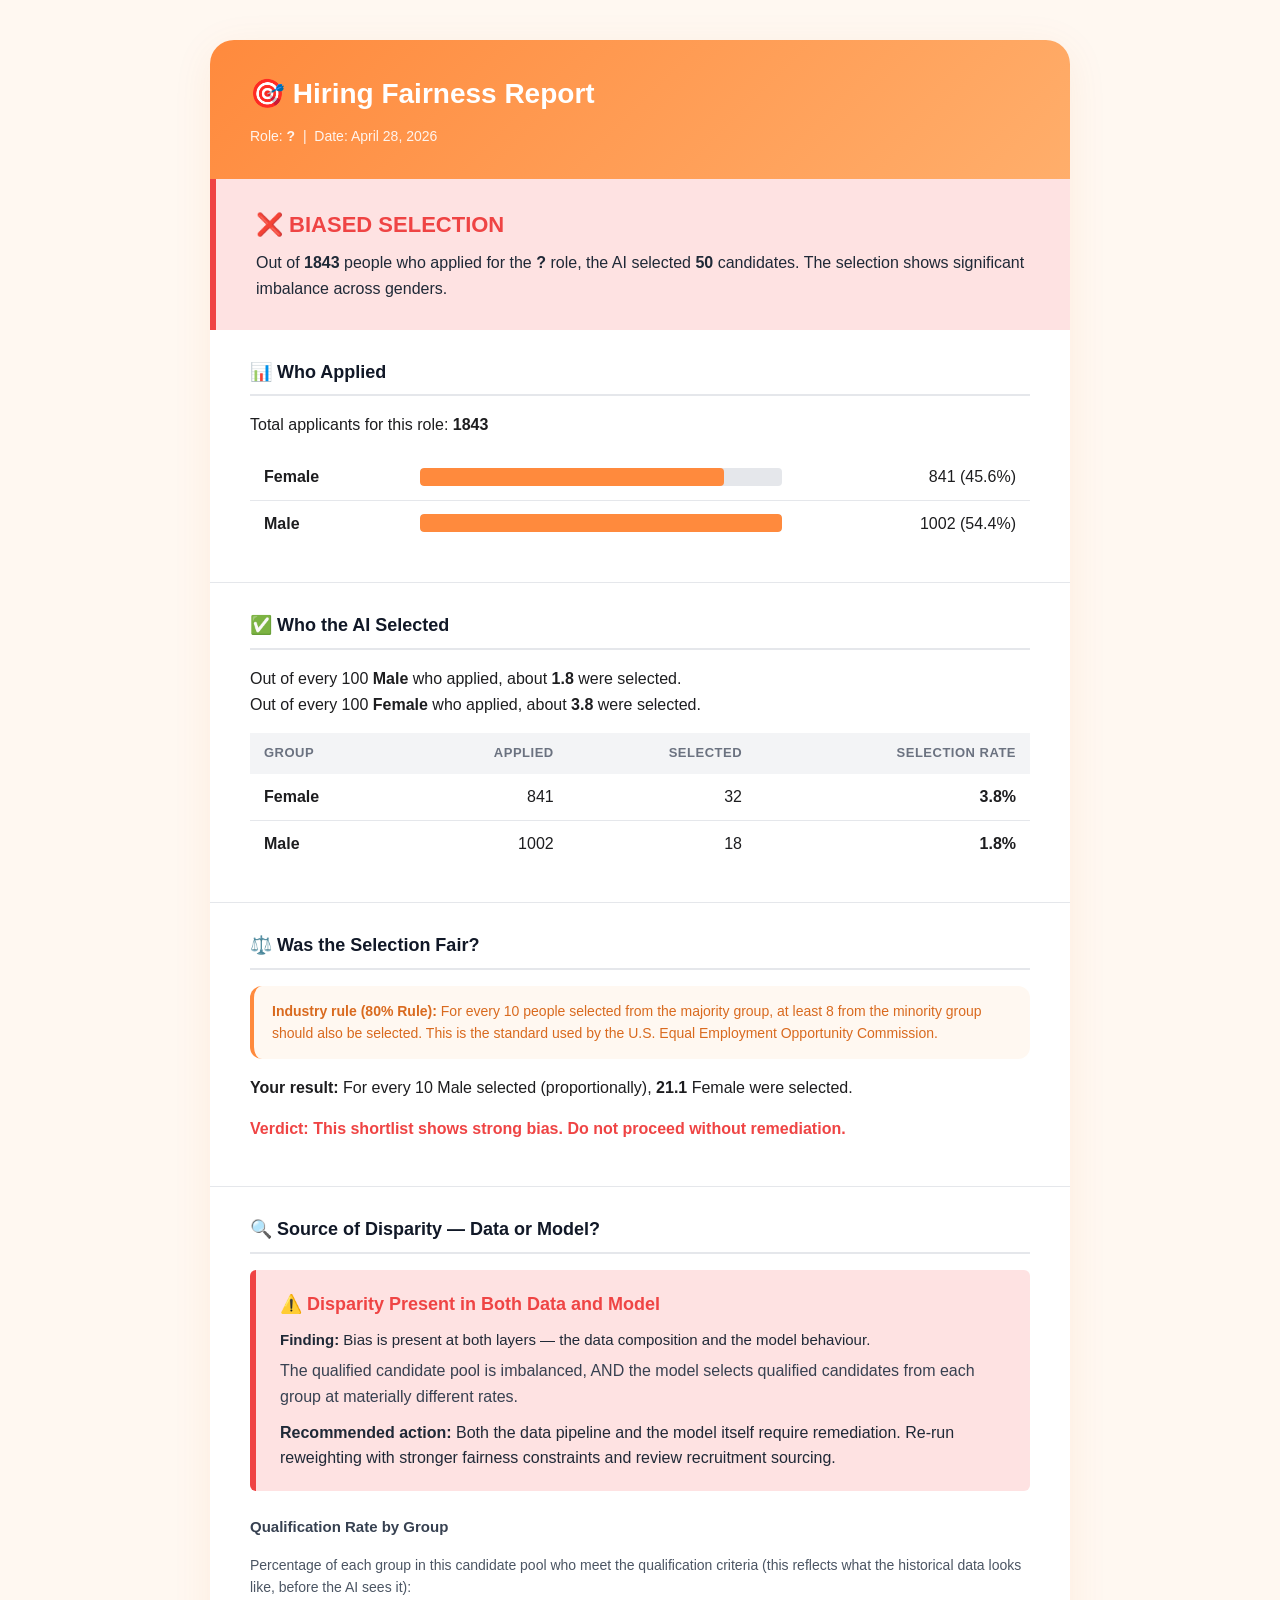
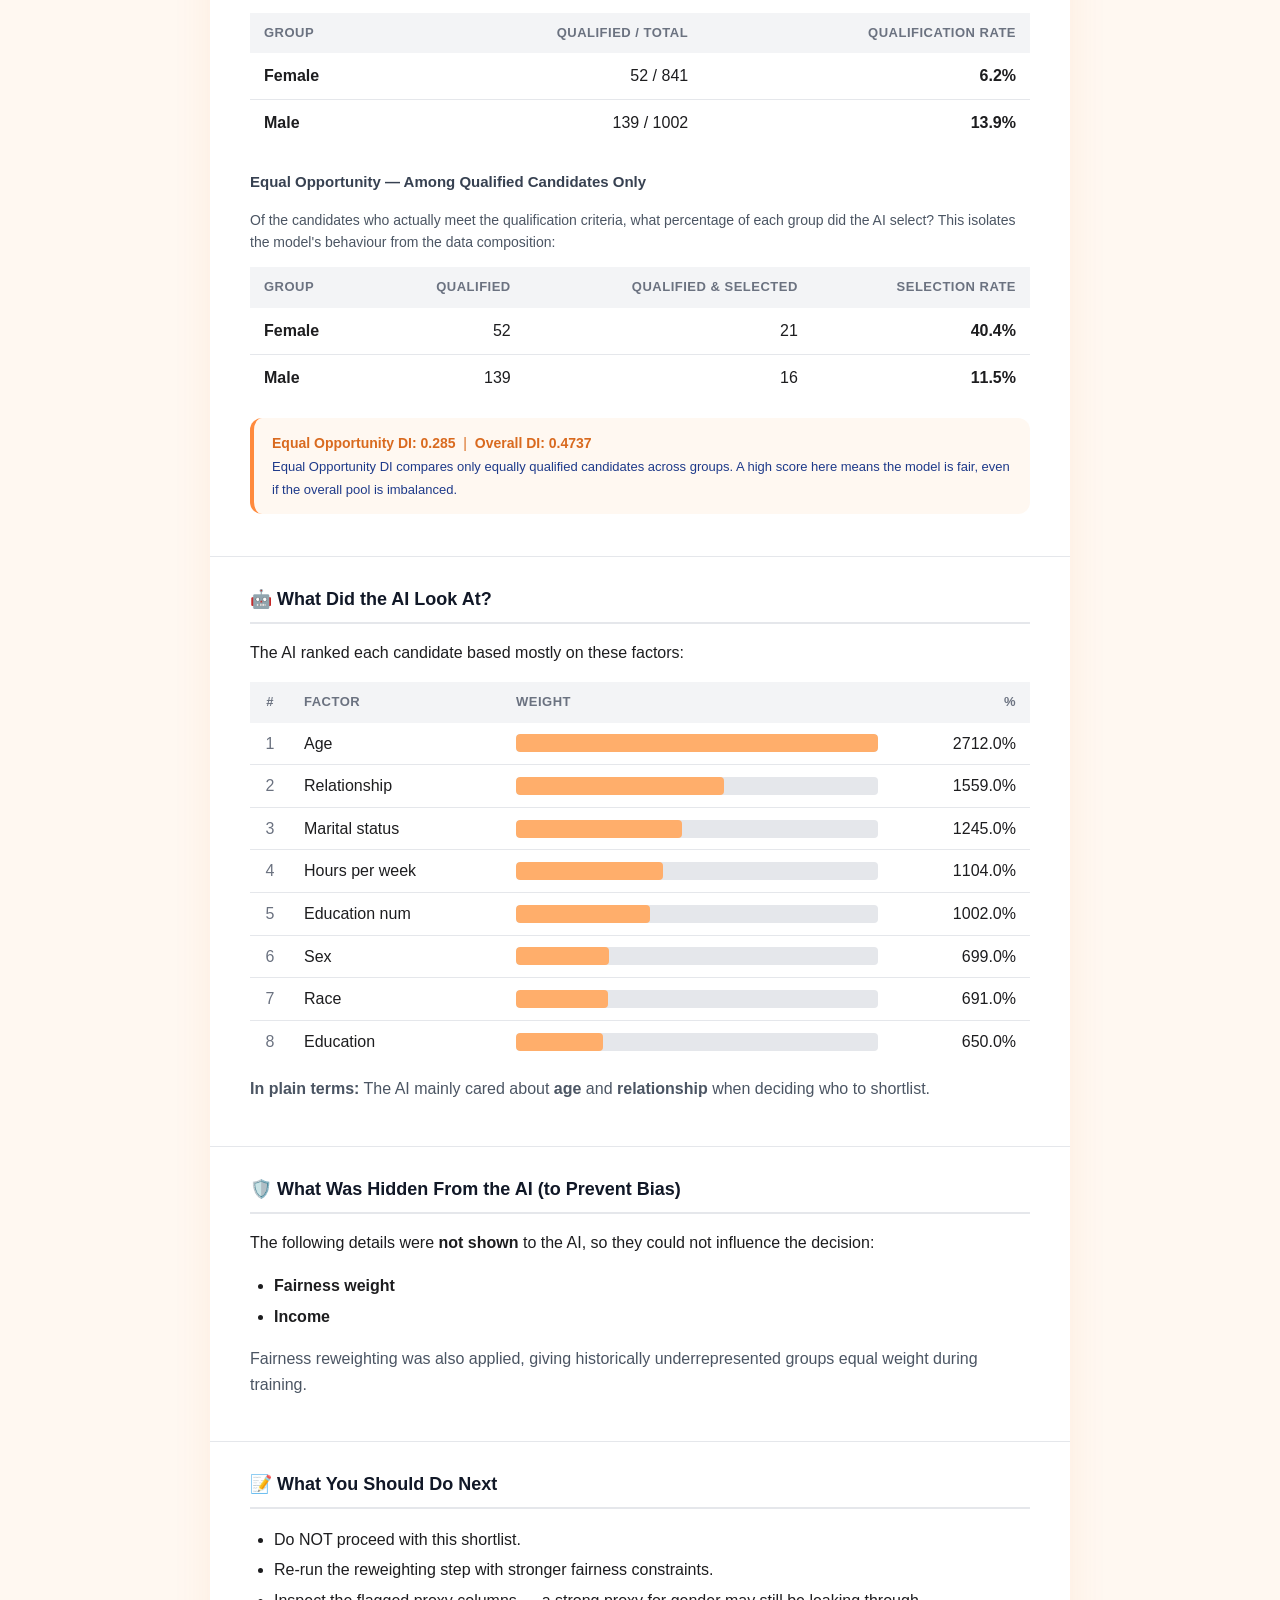
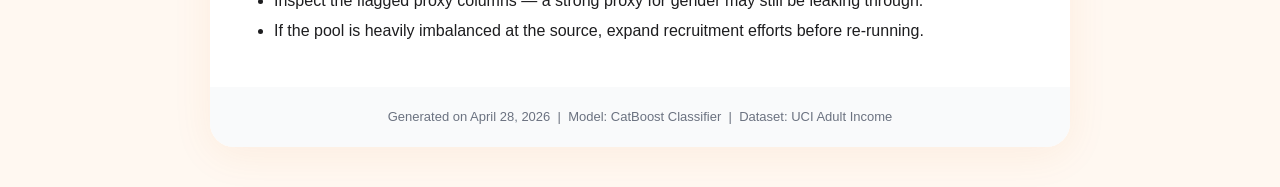
<file: reports/audit_4e705498c6fd485f996d687da95ed648.html>
<!DOCTYPE html>
<html lang="en">
<head>
<meta charset="UTF-8">
<title>Hiring Fairness Report — ?</title>
<style>
  * { box-sizing: border-box; }
  body {
    font-family: -apple-system, BlinkMacSystemFont, "SF Pro Display", "Segoe UI", Roboto, sans-serif;
    background: #fff8f1;
    color: #1d1d1f;
    margin: 0;
    padding: 40px 20px;
    line-height: 1.6;
    -webkit-font-smoothing: antialiased;
  }
  .container {
    max-width: 860px;
    margin: 0 auto;
    background: white;
    border-radius: 24px;
    box-shadow: 0 8px 40px rgba(217, 106, 31, 0.08);
    overflow: hidden;
  }
  header {
    background: linear-gradient(135deg, #ff8a3d 0%, #ffae6b 100%);
    color: white;
    padding: 32px 40px;
  }
  header h1 { margin: 0 0 8px 0; font-size: 28px; }
  header .meta { font-size: 14px; opacity: 0.9; }
  .verdict {
    padding: 28px 40px;
    background: #fee2e2;
    border-left: 6px solid #ef4444;
  }
  .verdict .label {
    font-size: 22px;
    font-weight: 700;
    color: #ef4444;
    margin-bottom: 8px;
  }
  .verdict .summary { font-size: 16px; color: #1f2937; margin: 0; }
  section { padding: 28px 40px; border-bottom: 1px solid #e5e7eb; }
  section:last-of-type { border-bottom: none; }
  h2 {
    font-size: 18px;
    color: #111827;
    margin: 0 0 16px 0;
    padding-bottom: 8px;
    border-bottom: 2px solid #e5e7eb;
  }
  table { width: 100%; border-collapse: collapse; margin: 8px 0; }
  th {
    background: #f3f4f6;
    text-align: left;
    padding: 10px 14px;
    font-weight: 600;
    font-size: 13px;
    text-transform: uppercase;
    color: #6b7280;
    letter-spacing: 0.5px;
  }
  tr { border-bottom: 1px solid #e5e7eb; }
  tr:last-child { border-bottom: none; }
  .callout {
    background: #fff8f1;
    border-left: 4px solid #ff8a3d;
    padding: 14px 18px;
    margin: 14px 0;
    border-radius: 12px;
    font-size: 14px;
    color: #d96a1f;
  }
  footer {
    padding: 20px 40px;
    background: #f9fafb;
    color: #6b7280;
    font-size: 13px;
    text-align: center;
  }
  @media print {
    body { background: white; padding: 0; }
    .container { box-shadow: none; border-radius: 0; }
  }
</style>
</head>
<body>
<div class="container">

  <header>
    <h1>🎯 Hiring Fairness Report</h1>
    <div class="meta">
      Role: <strong>?</strong> &nbsp;|&nbsp; Date: April 28, 2026
    </div>
  </header>

  <div class="verdict">
    <div class="label">❌ BIASED SELECTION</div>
    <p class="summary">
      Out of <strong>1843</strong> people who applied for the
      <strong>?</strong> role, the AI selected <strong>50</strong> candidates.
      The selection shows significant imbalance across genders.
    </p>
  </div>

  <section>
    <h2>📊 Who Applied</h2>
    <p>Total applicants for this role: <strong>1843</strong></p>
    <table>
      
        <tr>
            <td style="padding:10px 14px;font-weight:600;">Female</td>
            <td style="padding:10px 14px;width:50%;"><div style="background:#e5e7eb;border-radius:4px;height:18px;width:100%;overflow:hidden;"><div style="background:#ff8a3d;height:100%;width:83.9%;border-radius:4px;"></div></div></td>
            <td style="padding:10px 14px;text-align:right;">841 (45.6%)</td>
        </tr>
        <tr>
            <td style="padding:10px 14px;font-weight:600;">Male</td>
            <td style="padding:10px 14px;width:50%;"><div style="background:#e5e7eb;border-radius:4px;height:18px;width:100%;overflow:hidden;"><div style="background:#ff8a3d;height:100%;width:100.0%;border-radius:4px;"></div></div></td>
            <td style="padding:10px 14px;text-align:right;">1002 (54.4%)</td>
        </tr>
    </table>
  </section>

  <section>
    <h2>✅ Who the AI Selected</h2>
    <p>
      Out of every 100 <strong>Male</strong> who applied, about <strong>1.8</strong> were selected.<br>
      Out of every 100 <strong>Female</strong> who applied, about <strong>3.8</strong> were selected.
    </p>
    <table>
      <thead>
        <tr>
          <th>Group</th>
          <th style="text-align:right;">Applied</th>
          <th style="text-align:right;">Selected</th>
          <th style="text-align:right;">Selection Rate</th>
        </tr>
      </thead>
      <tbody>
        
        <tr>
            <td style="padding:10px 14px;font-weight:600;">Female</td>
            <td style="padding:10px 14px;text-align:right;">841</td>
            <td style="padding:10px 14px;text-align:right;">32</td>
            <td style="padding:10px 14px;text-align:right;font-weight:600;">3.8%</td>
        </tr>
        <tr>
            <td style="padding:10px 14px;font-weight:600;">Male</td>
            <td style="padding:10px 14px;text-align:right;">1002</td>
            <td style="padding:10px 14px;text-align:right;">18</td>
            <td style="padding:10px 14px;text-align:right;font-weight:600;">1.8%</td>
        </tr>
      </tbody>
    </table>
  </section>

  <section>
    <h2>⚖️ Was the Selection Fair?</h2>
    <div class="callout">
      <strong>Industry rule (80% Rule):</strong> For every 10 people selected from the
      majority group, at least 8 from the minority group should also be selected.
      This is the standard used by the U.S. Equal Employment Opportunity Commission.
    </div>
    <p>
      <strong>Your result:</strong> For every 10 Male selected (proportionally),
      <strong>21.1</strong> Female were selected.
    </p>
    <p style="font-size:16px;font-weight:600;color:#ef4444;">
      Verdict: This shortlist shows strong bias. Do not proceed without remediation.
    </p>
  </section>

  <section>
    <h2>🔍 Source of Disparity — Data or Model?</h2>

    <div style="background:#fee2e2;border-left:6px solid #ef4444;
                padding:20px 24px;margin:14px 0;border-radius:6px;">
      <div style="font-size:18px;font-weight:700;color:#ef4444;margin-bottom:10px;">
        ⚠️ Disparity Present in Both Data and Model
      </div>
      <p style="margin:6px 0;font-size:15px;color:#1f2937;"><strong>Finding:</strong> Bias is present at both layers — the data composition and the model behaviour.</p>
      <p style="margin:6px 0;color:#374151;">The qualified candidate pool is imbalanced, AND the model selects qualified candidates from each group at materially different rates.</p>
      <p style="margin:10px 0 0 0;color:#1f2937;"><strong>Recommended action:</strong> Both the data pipeline and the model itself require remediation. Re-run reweighting with stronger fairness constraints and review recruitment sourcing.</p>
    </div>

    <h3 style="font-size:15px;color:#374151;margin-top:24px;">Qualification Rate by Group</h3>
    <p style="color:#4b5563;font-size:14px;">
      Percentage of each group in this candidate pool who meet the qualification criteria
      (this reflects what the historical data looks like, before the AI sees it):
    </p>
    <table>
      <thead>
        <tr>
          <th>Group</th>
          <th style="text-align:right;">Qualified / Total</th>
          <th style="text-align:right;">Qualification Rate</th>
        </tr>
      </thead>
      <tbody>
        
            <tr>
                <td style="padding:10px 14px;font-weight:600;">Female</td>
                <td style="padding:10px 14px;text-align:right;">52 / 841</td>
                <td style="padding:10px 14px;text-align:right;font-weight:600;">6.2%</td>
            </tr>
            <tr>
                <td style="padding:10px 14px;font-weight:600;">Male</td>
                <td style="padding:10px 14px;text-align:right;">139 / 1002</td>
                <td style="padding:10px 14px;text-align:right;font-weight:600;">13.9%</td>
            </tr>
      </tbody>
    </table>

    <h3 style="font-size:15px;color:#374151;margin-top:24px;">Equal Opportunity — Among Qualified Candidates Only</h3>
    <p style="color:#4b5563;font-size:14px;">
      Of the candidates who actually meet the qualification criteria,
      what percentage of each group did the AI select? This isolates the model's behaviour
      from the data composition:
    </p>
    <table>
      <thead>
        <tr>
          <th>Group</th>
          <th style="text-align:right;">Qualified</th>
          <th style="text-align:right;">Qualified & Selected</th>
          <th style="text-align:right;">Selection Rate</th>
        </tr>
      </thead>
      <tbody>
        
            <tr>
                <td style="padding:10px 14px;font-weight:600;">Female</td>
                <td style="padding:10px 14px;text-align:right;">52</td>
                <td style="padding:10px 14px;text-align:right;">21</td>
                <td style="padding:10px 14px;text-align:right;font-weight:600;">40.4%</td>
            </tr>
            <tr>
                <td style="padding:10px 14px;font-weight:600;">Male</td>
                <td style="padding:10px 14px;text-align:right;">139</td>
                <td style="padding:10px 14px;text-align:right;">16</td>
                <td style="padding:10px 14px;text-align:right;font-weight:600;">11.5%</td>
            </tr>
      </tbody>
    </table>

    <div class="callout" style="margin-top:18px;">
      <strong>Equal Opportunity DI: 0.285</strong> &nbsp;|&nbsp;
      <strong>Overall DI: 0.4737</strong><br>
      <span style="font-size:13px;color:#1e3a8a;">
        Equal Opportunity DI compares only equally qualified candidates across groups.
        A high score here means the model is fair, even if the overall pool is imbalanced.
      </span>
    </div>
  </section>
  <section>
    <h2>🤖 What Did the AI Look At?</h2>
    <p>The AI ranked each candidate based mostly on these factors:</p>
    <table>
      <thead>
        <tr>
          <th style="text-align:center;width:40px;">#</th>
          <th>Factor</th>
          <th>Weight</th>
          <th style="text-align:right;">%</th>
        </tr>
      </thead>
      <tbody>
        
        <tr>
            <td style="padding:8px 14px;text-align:center;color:#6b7280;">1</td>
            <td style="padding:8px 14px;font-weight:500;">Age</td>
            <td style="padding:8px 14px;width:50%;"><div style="background:#e5e7eb;border-radius:4px;height:18px;width:100%;overflow:hidden;"><div style="background:#ffae6b;height:100%;width:100.0%;border-radius:4px;"></div></div></td>
            <td style="padding:8px 14px;text-align:right;">2712.0%</td>
        </tr>
        <tr>
            <td style="padding:8px 14px;text-align:center;color:#6b7280;">2</td>
            <td style="padding:8px 14px;font-weight:500;">Relationship</td>
            <td style="padding:8px 14px;width:50%;"><div style="background:#e5e7eb;border-radius:4px;height:18px;width:100%;overflow:hidden;"><div style="background:#ffae6b;height:100%;width:57.5%;border-radius:4px;"></div></div></td>
            <td style="padding:8px 14px;text-align:right;">1559.0%</td>
        </tr>
        <tr>
            <td style="padding:8px 14px;text-align:center;color:#6b7280;">3</td>
            <td style="padding:8px 14px;font-weight:500;">Marital status</td>
            <td style="padding:8px 14px;width:50%;"><div style="background:#e5e7eb;border-radius:4px;height:18px;width:100%;overflow:hidden;"><div style="background:#ffae6b;height:100%;width:45.9%;border-radius:4px;"></div></div></td>
            <td style="padding:8px 14px;text-align:right;">1245.0%</td>
        </tr>
        <tr>
            <td style="padding:8px 14px;text-align:center;color:#6b7280;">4</td>
            <td style="padding:8px 14px;font-weight:500;">Hours per week</td>
            <td style="padding:8px 14px;width:50%;"><div style="background:#e5e7eb;border-radius:4px;height:18px;width:100%;overflow:hidden;"><div style="background:#ffae6b;height:100%;width:40.7%;border-radius:4px;"></div></div></td>
            <td style="padding:8px 14px;text-align:right;">1104.0%</td>
        </tr>
        <tr>
            <td style="padding:8px 14px;text-align:center;color:#6b7280;">5</td>
            <td style="padding:8px 14px;font-weight:500;">Education num</td>
            <td style="padding:8px 14px;width:50%;"><div style="background:#e5e7eb;border-radius:4px;height:18px;width:100%;overflow:hidden;"><div style="background:#ffae6b;height:100%;width:36.9%;border-radius:4px;"></div></div></td>
            <td style="padding:8px 14px;text-align:right;">1002.0%</td>
        </tr>
        <tr>
            <td style="padding:8px 14px;text-align:center;color:#6b7280;">6</td>
            <td style="padding:8px 14px;font-weight:500;">Sex</td>
            <td style="padding:8px 14px;width:50%;"><div style="background:#e5e7eb;border-radius:4px;height:18px;width:100%;overflow:hidden;"><div style="background:#ffae6b;height:100%;width:25.8%;border-radius:4px;"></div></div></td>
            <td style="padding:8px 14px;text-align:right;">699.0%</td>
        </tr>
        <tr>
            <td style="padding:8px 14px;text-align:center;color:#6b7280;">7</td>
            <td style="padding:8px 14px;font-weight:500;">Race</td>
            <td style="padding:8px 14px;width:50%;"><div style="background:#e5e7eb;border-radius:4px;height:18px;width:100%;overflow:hidden;"><div style="background:#ffae6b;height:100%;width:25.5%;border-radius:4px;"></div></div></td>
            <td style="padding:8px 14px;text-align:right;">691.0%</td>
        </tr>
        <tr>
            <td style="padding:8px 14px;text-align:center;color:#6b7280;">8</td>
            <td style="padding:8px 14px;font-weight:500;">Education</td>
            <td style="padding:8px 14px;width:50%;"><div style="background:#e5e7eb;border-radius:4px;height:18px;width:100%;overflow:hidden;"><div style="background:#ffae6b;height:100%;width:24.0%;border-radius:4px;"></div></div></td>
            <td style="padding:8px 14px;text-align:right;">650.0%</td>
        </tr>
      </tbody>
    </table>
    <p style="margin-top:14px;color:#4b5563;">
      <strong>In plain terms:</strong> The AI mainly cared about <strong>age</strong> and <strong>relationship</strong> when deciding who to shortlist.
    </p>
  </section>

  <section>
    <h2>🛡️ What Was Hidden From the AI (to Prevent Bias)</h2>
    <p>The following details were <strong>not shown</strong> to the AI, so they could not
    influence the decision:</p>
    <ul style="margin:12px 0;padding-left:24px;line-height:1.9;"><li><strong>Fairness weight</strong></li><li><strong>Income</strong></li></ul>
    <p style="color:#4b5563;margin-top:14px;">Fairness reweighting was also applied, giving historically underrepresented groups equal weight during training.</p>
  </section>

  <section>
    <h2>📝 What You Should Do Next</h2>
    <ul style="margin:12px 0;padding-left:24px;line-height:1.9;"><li>Do NOT proceed with this shortlist.</li><li>Re-run the reweighting step with stronger fairness constraints.</li><li>Inspect the flagged proxy columns — a strong proxy for gender may still be leaking through.</li><li>If the pool is heavily imbalanced at the source, expand recruitment efforts before re-running.</li></ul>
  </section>

  <footer>
    Generated on April 28, 2026 &nbsp;|&nbsp; Model: CatBoost Classifier &nbsp;|&nbsp; Dataset: UCI Adult Income
  </footer>

</div>
</body>
</html>
</file>
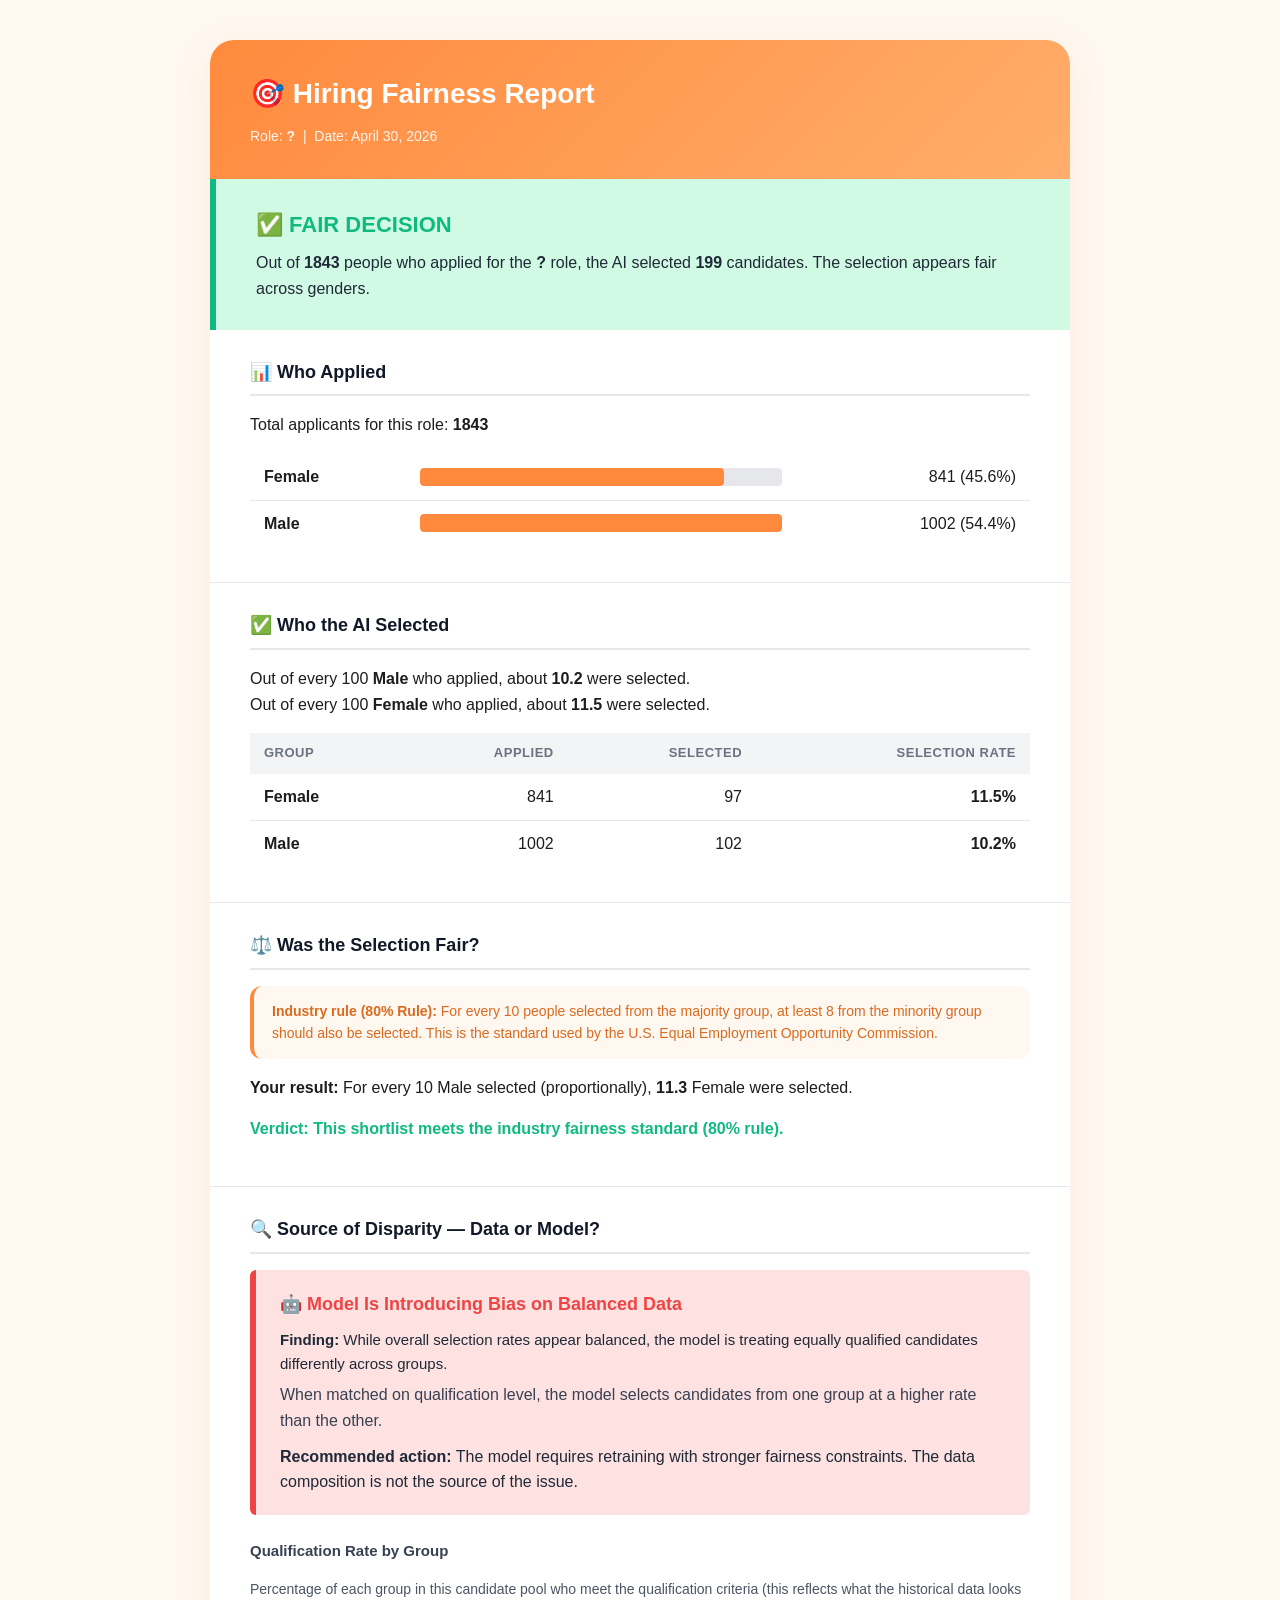
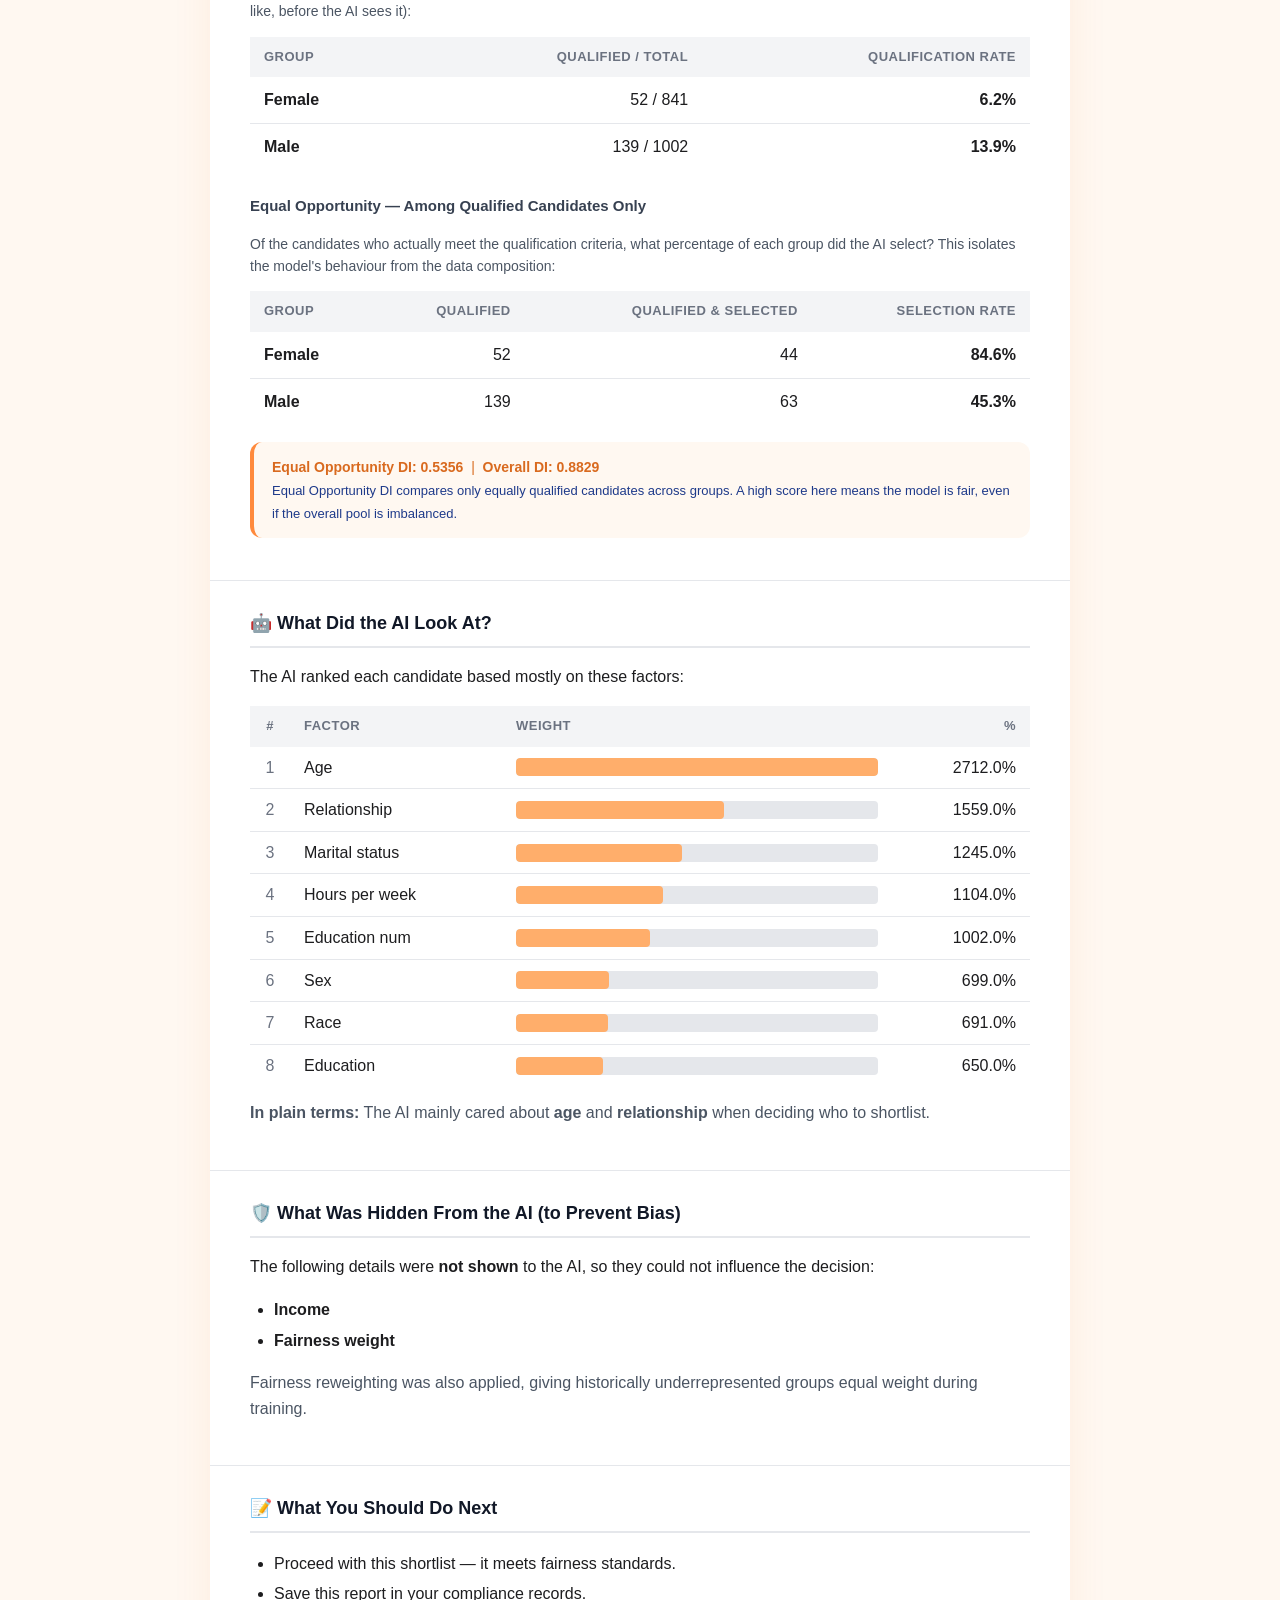
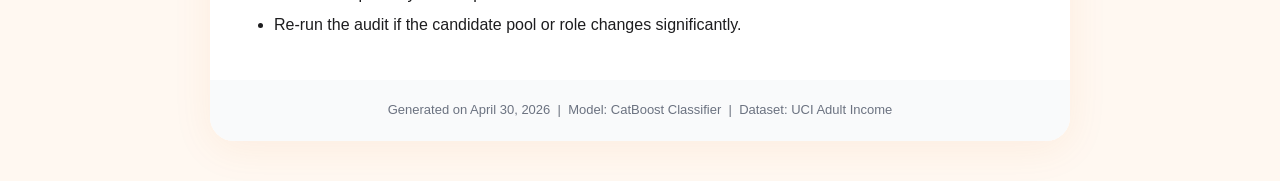
<file: reports/audit_589a88679e814281b8a09d963db020f2.html>
<!DOCTYPE html>
<html lang="en">
<head>
<meta charset="UTF-8">
<title>Hiring Fairness Report — ?</title>
<style>
  * { box-sizing: border-box; }
  body {
    font-family: -apple-system, BlinkMacSystemFont, "SF Pro Display", "Segoe UI", Roboto, sans-serif;
    background: #fff8f1;
    color: #1d1d1f;
    margin: 0;
    padding: 40px 20px;
    line-height: 1.6;
    -webkit-font-smoothing: antialiased;
  }
  .container {
    max-width: 860px;
    margin: 0 auto;
    background: white;
    border-radius: 24px;
    box-shadow: 0 8px 40px rgba(217, 106, 31, 0.08);
    overflow: hidden;
  }
  header {
    background: linear-gradient(135deg, #ff8a3d 0%, #ffae6b 100%);
    color: white;
    padding: 32px 40px;
  }
  header h1 { margin: 0 0 8px 0; font-size: 28px; }
  header .meta { font-size: 14px; opacity: 0.9; }
  .verdict {
    padding: 28px 40px;
    background: #d1fae5;
    border-left: 6px solid #10b981;
  }
  .verdict .label {
    font-size: 22px;
    font-weight: 700;
    color: #10b981;
    margin-bottom: 8px;
  }
  .verdict .summary { font-size: 16px; color: #1f2937; margin: 0; }
  section { padding: 28px 40px; border-bottom: 1px solid #e5e7eb; }
  section:last-of-type { border-bottom: none; }
  h2 {
    font-size: 18px;
    color: #111827;
    margin: 0 0 16px 0;
    padding-bottom: 8px;
    border-bottom: 2px solid #e5e7eb;
  }
  table { width: 100%; border-collapse: collapse; margin: 8px 0; }
  th {
    background: #f3f4f6;
    text-align: left;
    padding: 10px 14px;
    font-weight: 600;
    font-size: 13px;
    text-transform: uppercase;
    color: #6b7280;
    letter-spacing: 0.5px;
  }
  tr { border-bottom: 1px solid #e5e7eb; }
  tr:last-child { border-bottom: none; }
  .callout {
    background: #fff8f1;
    border-left: 4px solid #ff8a3d;
    padding: 14px 18px;
    margin: 14px 0;
    border-radius: 12px;
    font-size: 14px;
    color: #d96a1f;
  }
  footer {
    padding: 20px 40px;
    background: #f9fafb;
    color: #6b7280;
    font-size: 13px;
    text-align: center;
  }
  @media print {
    body { background: white; padding: 0; }
    .container { box-shadow: none; border-radius: 0; }
  }
</style>
</head>
<body>
<div class="container">

  <header>
    <h1>🎯 Hiring Fairness Report</h1>
    <div class="meta">
      Role: <strong>?</strong> &nbsp;|&nbsp; Date: April 30, 2026
    </div>
  </header>

  <div class="verdict">
    <div class="label">✅ FAIR DECISION</div>
    <p class="summary">
      Out of <strong>1843</strong> people who applied for the
      <strong>?</strong> role, the AI selected <strong>199</strong> candidates.
      The selection appears fair across genders.
    </p>
  </div>

  <section>
    <h2>📊 Who Applied</h2>
    <p>Total applicants for this role: <strong>1843</strong></p>
    <table>
      
        <tr>
            <td style="padding:10px 14px;font-weight:600;">Female</td>
            <td style="padding:10px 14px;width:50%;"><div style="background:#e5e7eb;border-radius:4px;height:18px;width:100%;overflow:hidden;"><div style="background:#ff8a3d;height:100%;width:83.9%;border-radius:4px;"></div></div></td>
            <td style="padding:10px 14px;text-align:right;">841 (45.6%)</td>
        </tr>
        <tr>
            <td style="padding:10px 14px;font-weight:600;">Male</td>
            <td style="padding:10px 14px;width:50%;"><div style="background:#e5e7eb;border-radius:4px;height:18px;width:100%;overflow:hidden;"><div style="background:#ff8a3d;height:100%;width:100.0%;border-radius:4px;"></div></div></td>
            <td style="padding:10px 14px;text-align:right;">1002 (54.4%)</td>
        </tr>
    </table>
  </section>

  <section>
    <h2>✅ Who the AI Selected</h2>
    <p>
      Out of every 100 <strong>Male</strong> who applied, about <strong>10.2</strong> were selected.<br>
      Out of every 100 <strong>Female</strong> who applied, about <strong>11.5</strong> were selected.
    </p>
    <table>
      <thead>
        <tr>
          <th>Group</th>
          <th style="text-align:right;">Applied</th>
          <th style="text-align:right;">Selected</th>
          <th style="text-align:right;">Selection Rate</th>
        </tr>
      </thead>
      <tbody>
        
        <tr>
            <td style="padding:10px 14px;font-weight:600;">Female</td>
            <td style="padding:10px 14px;text-align:right;">841</td>
            <td style="padding:10px 14px;text-align:right;">97</td>
            <td style="padding:10px 14px;text-align:right;font-weight:600;">11.5%</td>
        </tr>
        <tr>
            <td style="padding:10px 14px;font-weight:600;">Male</td>
            <td style="padding:10px 14px;text-align:right;">1002</td>
            <td style="padding:10px 14px;text-align:right;">102</td>
            <td style="padding:10px 14px;text-align:right;font-weight:600;">10.2%</td>
        </tr>
      </tbody>
    </table>
  </section>

  <section>
    <h2>⚖️ Was the Selection Fair?</h2>
    <div class="callout">
      <strong>Industry rule (80% Rule):</strong> For every 10 people selected from the
      majority group, at least 8 from the minority group should also be selected.
      This is the standard used by the U.S. Equal Employment Opportunity Commission.
    </div>
    <p>
      <strong>Your result:</strong> For every 10 Male selected (proportionally),
      <strong>11.3</strong> Female were selected.
    </p>
    <p style="font-size:16px;font-weight:600;color:#10b981;">
      Verdict: This shortlist meets the industry fairness standard (80% rule).
    </p>
  </section>

  <section>
    <h2>🔍 Source of Disparity — Data or Model?</h2>

    <div style="background:#fee2e2;border-left:6px solid #ef4444;
                padding:20px 24px;margin:14px 0;border-radius:6px;">
      <div style="font-size:18px;font-weight:700;color:#ef4444;margin-bottom:10px;">
        🤖 Model Is Introducing Bias on Balanced Data
      </div>
      <p style="margin:6px 0;font-size:15px;color:#1f2937;"><strong>Finding:</strong> While overall selection rates appear balanced, the model is treating equally qualified candidates differently across groups.</p>
      <p style="margin:6px 0;color:#374151;">When matched on qualification level, the model selects candidates from one group at a higher rate than the other.</p>
      <p style="margin:10px 0 0 0;color:#1f2937;"><strong>Recommended action:</strong> The model requires retraining with stronger fairness constraints. The data composition is not the source of the issue.</p>
    </div>

    <h3 style="font-size:15px;color:#374151;margin-top:24px;">Qualification Rate by Group</h3>
    <p style="color:#4b5563;font-size:14px;">
      Percentage of each group in this candidate pool who meet the qualification criteria
      (this reflects what the historical data looks like, before the AI sees it):
    </p>
    <table>
      <thead>
        <tr>
          <th>Group</th>
          <th style="text-align:right;">Qualified / Total</th>
          <th style="text-align:right;">Qualification Rate</th>
        </tr>
      </thead>
      <tbody>
        
            <tr>
                <td style="padding:10px 14px;font-weight:600;">Female</td>
                <td style="padding:10px 14px;text-align:right;">52 / 841</td>
                <td style="padding:10px 14px;text-align:right;font-weight:600;">6.2%</td>
            </tr>
            <tr>
                <td style="padding:10px 14px;font-weight:600;">Male</td>
                <td style="padding:10px 14px;text-align:right;">139 / 1002</td>
                <td style="padding:10px 14px;text-align:right;font-weight:600;">13.9%</td>
            </tr>
      </tbody>
    </table>

    <h3 style="font-size:15px;color:#374151;margin-top:24px;">Equal Opportunity — Among Qualified Candidates Only</h3>
    <p style="color:#4b5563;font-size:14px;">
      Of the candidates who actually meet the qualification criteria,
      what percentage of each group did the AI select? This isolates the model's behaviour
      from the data composition:
    </p>
    <table>
      <thead>
        <tr>
          <th>Group</th>
          <th style="text-align:right;">Qualified</th>
          <th style="text-align:right;">Qualified & Selected</th>
          <th style="text-align:right;">Selection Rate</th>
        </tr>
      </thead>
      <tbody>
        
            <tr>
                <td style="padding:10px 14px;font-weight:600;">Female</td>
                <td style="padding:10px 14px;text-align:right;">52</td>
                <td style="padding:10px 14px;text-align:right;">44</td>
                <td style="padding:10px 14px;text-align:right;font-weight:600;">84.6%</td>
            </tr>
            <tr>
                <td style="padding:10px 14px;font-weight:600;">Male</td>
                <td style="padding:10px 14px;text-align:right;">139</td>
                <td style="padding:10px 14px;text-align:right;">63</td>
                <td style="padding:10px 14px;text-align:right;font-weight:600;">45.3%</td>
            </tr>
      </tbody>
    </table>

    <div class="callout" style="margin-top:18px;">
      <strong>Equal Opportunity DI: 0.5356</strong> &nbsp;|&nbsp;
      <strong>Overall DI: 0.8829</strong><br>
      <span style="font-size:13px;color:#1e3a8a;">
        Equal Opportunity DI compares only equally qualified candidates across groups.
        A high score here means the model is fair, even if the overall pool is imbalanced.
      </span>
    </div>
  </section>
  <section>
    <h2>🤖 What Did the AI Look At?</h2>
    <p>The AI ranked each candidate based mostly on these factors:</p>
    <table>
      <thead>
        <tr>
          <th style="text-align:center;width:40px;">#</th>
          <th>Factor</th>
          <th>Weight</th>
          <th style="text-align:right;">%</th>
        </tr>
      </thead>
      <tbody>
        
        <tr>
            <td style="padding:8px 14px;text-align:center;color:#6b7280;">1</td>
            <td style="padding:8px 14px;font-weight:500;">Age</td>
            <td style="padding:8px 14px;width:50%;"><div style="background:#e5e7eb;border-radius:4px;height:18px;width:100%;overflow:hidden;"><div style="background:#ffae6b;height:100%;width:100.0%;border-radius:4px;"></div></div></td>
            <td style="padding:8px 14px;text-align:right;">2712.0%</td>
        </tr>
        <tr>
            <td style="padding:8px 14px;text-align:center;color:#6b7280;">2</td>
            <td style="padding:8px 14px;font-weight:500;">Relationship</td>
            <td style="padding:8px 14px;width:50%;"><div style="background:#e5e7eb;border-radius:4px;height:18px;width:100%;overflow:hidden;"><div style="background:#ffae6b;height:100%;width:57.5%;border-radius:4px;"></div></div></td>
            <td style="padding:8px 14px;text-align:right;">1559.0%</td>
        </tr>
        <tr>
            <td style="padding:8px 14px;text-align:center;color:#6b7280;">3</td>
            <td style="padding:8px 14px;font-weight:500;">Marital status</td>
            <td style="padding:8px 14px;width:50%;"><div style="background:#e5e7eb;border-radius:4px;height:18px;width:100%;overflow:hidden;"><div style="background:#ffae6b;height:100%;width:45.9%;border-radius:4px;"></div></div></td>
            <td style="padding:8px 14px;text-align:right;">1245.0%</td>
        </tr>
        <tr>
            <td style="padding:8px 14px;text-align:center;color:#6b7280;">4</td>
            <td style="padding:8px 14px;font-weight:500;">Hours per week</td>
            <td style="padding:8px 14px;width:50%;"><div style="background:#e5e7eb;border-radius:4px;height:18px;width:100%;overflow:hidden;"><div style="background:#ffae6b;height:100%;width:40.7%;border-radius:4px;"></div></div></td>
            <td style="padding:8px 14px;text-align:right;">1104.0%</td>
        </tr>
        <tr>
            <td style="padding:8px 14px;text-align:center;color:#6b7280;">5</td>
            <td style="padding:8px 14px;font-weight:500;">Education num</td>
            <td style="padding:8px 14px;width:50%;"><div style="background:#e5e7eb;border-radius:4px;height:18px;width:100%;overflow:hidden;"><div style="background:#ffae6b;height:100%;width:36.9%;border-radius:4px;"></div></div></td>
            <td style="padding:8px 14px;text-align:right;">1002.0%</td>
        </tr>
        <tr>
            <td style="padding:8px 14px;text-align:center;color:#6b7280;">6</td>
            <td style="padding:8px 14px;font-weight:500;">Sex</td>
            <td style="padding:8px 14px;width:50%;"><div style="background:#e5e7eb;border-radius:4px;height:18px;width:100%;overflow:hidden;"><div style="background:#ffae6b;height:100%;width:25.8%;border-radius:4px;"></div></div></td>
            <td style="padding:8px 14px;text-align:right;">699.0%</td>
        </tr>
        <tr>
            <td style="padding:8px 14px;text-align:center;color:#6b7280;">7</td>
            <td style="padding:8px 14px;font-weight:500;">Race</td>
            <td style="padding:8px 14px;width:50%;"><div style="background:#e5e7eb;border-radius:4px;height:18px;width:100%;overflow:hidden;"><div style="background:#ffae6b;height:100%;width:25.5%;border-radius:4px;"></div></div></td>
            <td style="padding:8px 14px;text-align:right;">691.0%</td>
        </tr>
        <tr>
            <td style="padding:8px 14px;text-align:center;color:#6b7280;">8</td>
            <td style="padding:8px 14px;font-weight:500;">Education</td>
            <td style="padding:8px 14px;width:50%;"><div style="background:#e5e7eb;border-radius:4px;height:18px;width:100%;overflow:hidden;"><div style="background:#ffae6b;height:100%;width:24.0%;border-radius:4px;"></div></div></td>
            <td style="padding:8px 14px;text-align:right;">650.0%</td>
        </tr>
      </tbody>
    </table>
    <p style="margin-top:14px;color:#4b5563;">
      <strong>In plain terms:</strong> The AI mainly cared about <strong>age</strong> and <strong>relationship</strong> when deciding who to shortlist.
    </p>
  </section>

  <section>
    <h2>🛡️ What Was Hidden From the AI (to Prevent Bias)</h2>
    <p>The following details were <strong>not shown</strong> to the AI, so they could not
    influence the decision:</p>
    <ul style="margin:12px 0;padding-left:24px;line-height:1.9;"><li><strong>Income</strong></li><li><strong>Fairness weight</strong></li></ul>
    <p style="color:#4b5563;margin-top:14px;">Fairness reweighting was also applied, giving historically underrepresented groups equal weight during training.</p>
  </section>

  <section>
    <h2>📝 What You Should Do Next</h2>
    <ul style="margin:12px 0;padding-left:24px;line-height:1.9;"><li>Proceed with this shortlist — it meets fairness standards.</li><li>Save this report in your compliance records.</li><li>Re-run the audit if the candidate pool or role changes significantly.</li></ul>
  </section>

  <footer>
    Generated on April 30, 2026 &nbsp;|&nbsp; Model: CatBoost Classifier &nbsp;|&nbsp; Dataset: UCI Adult Income
  </footer>

</div>
</body>
</html>
</file>
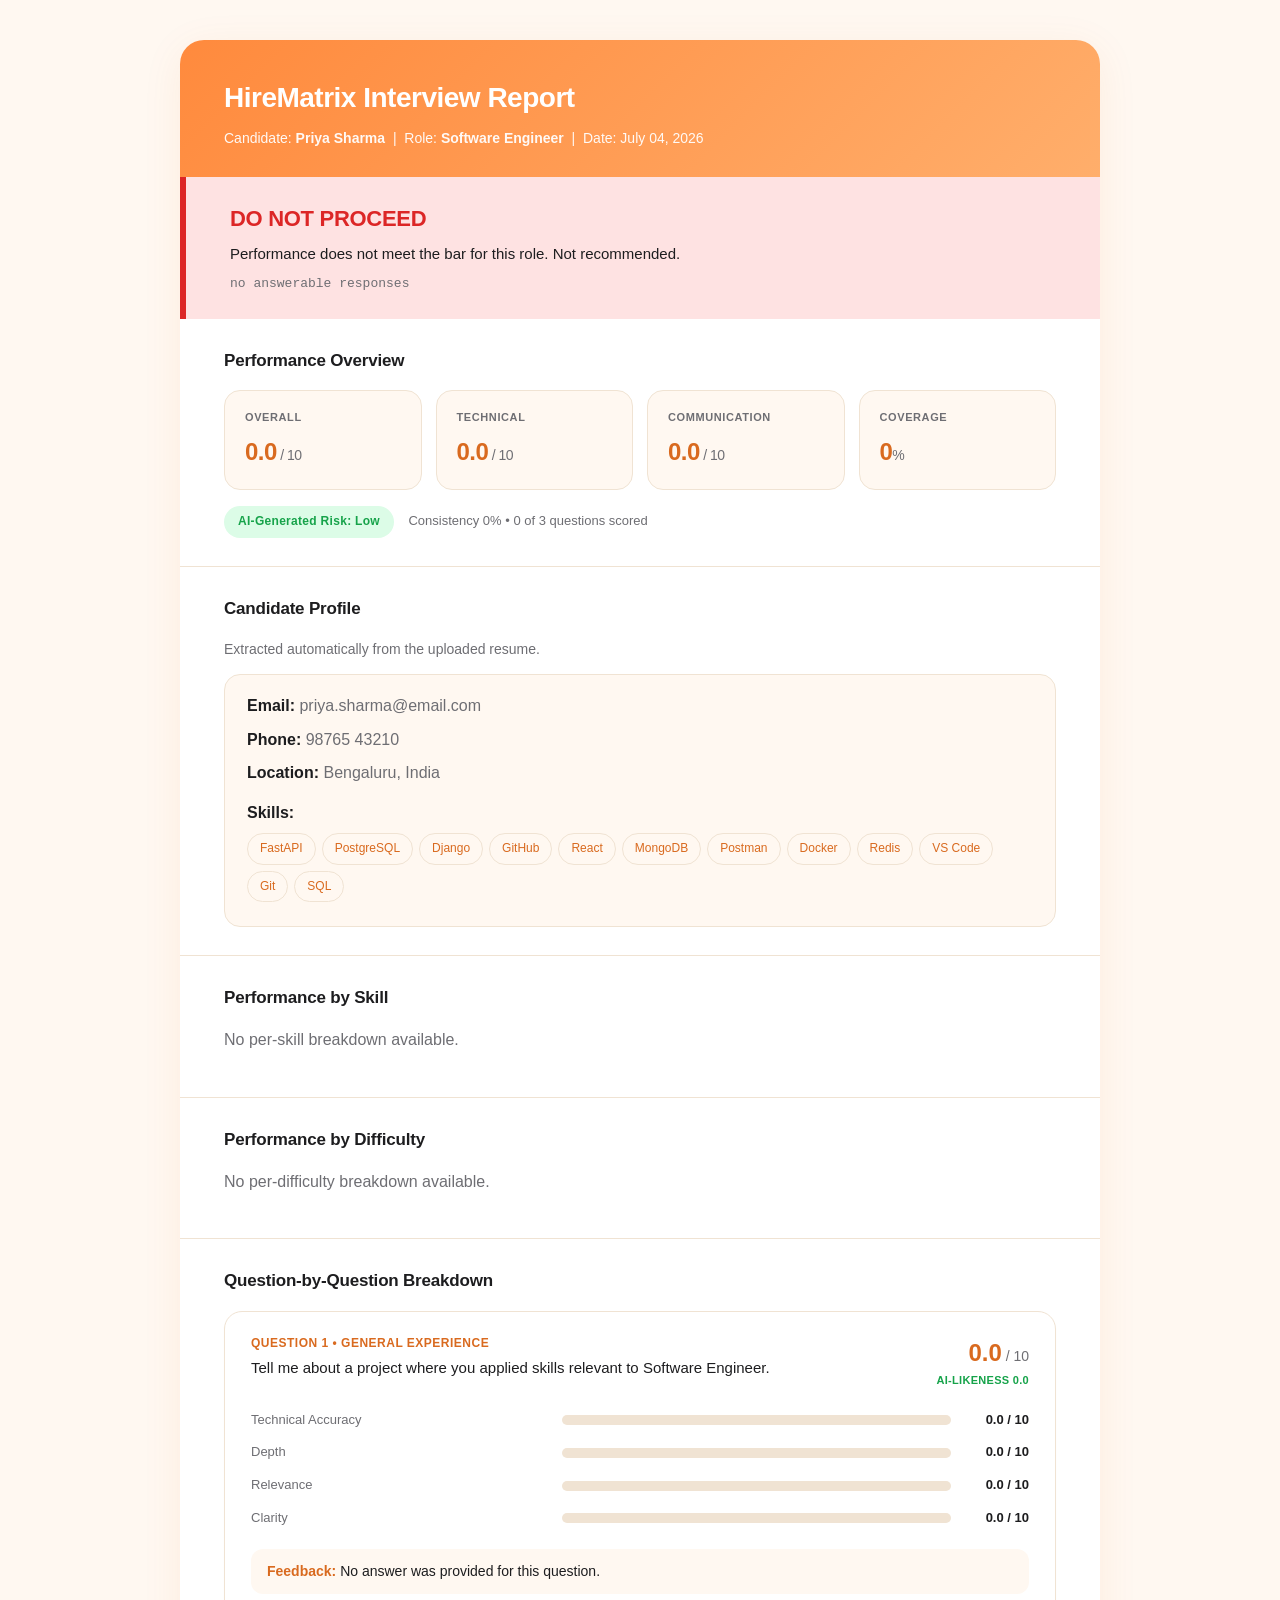
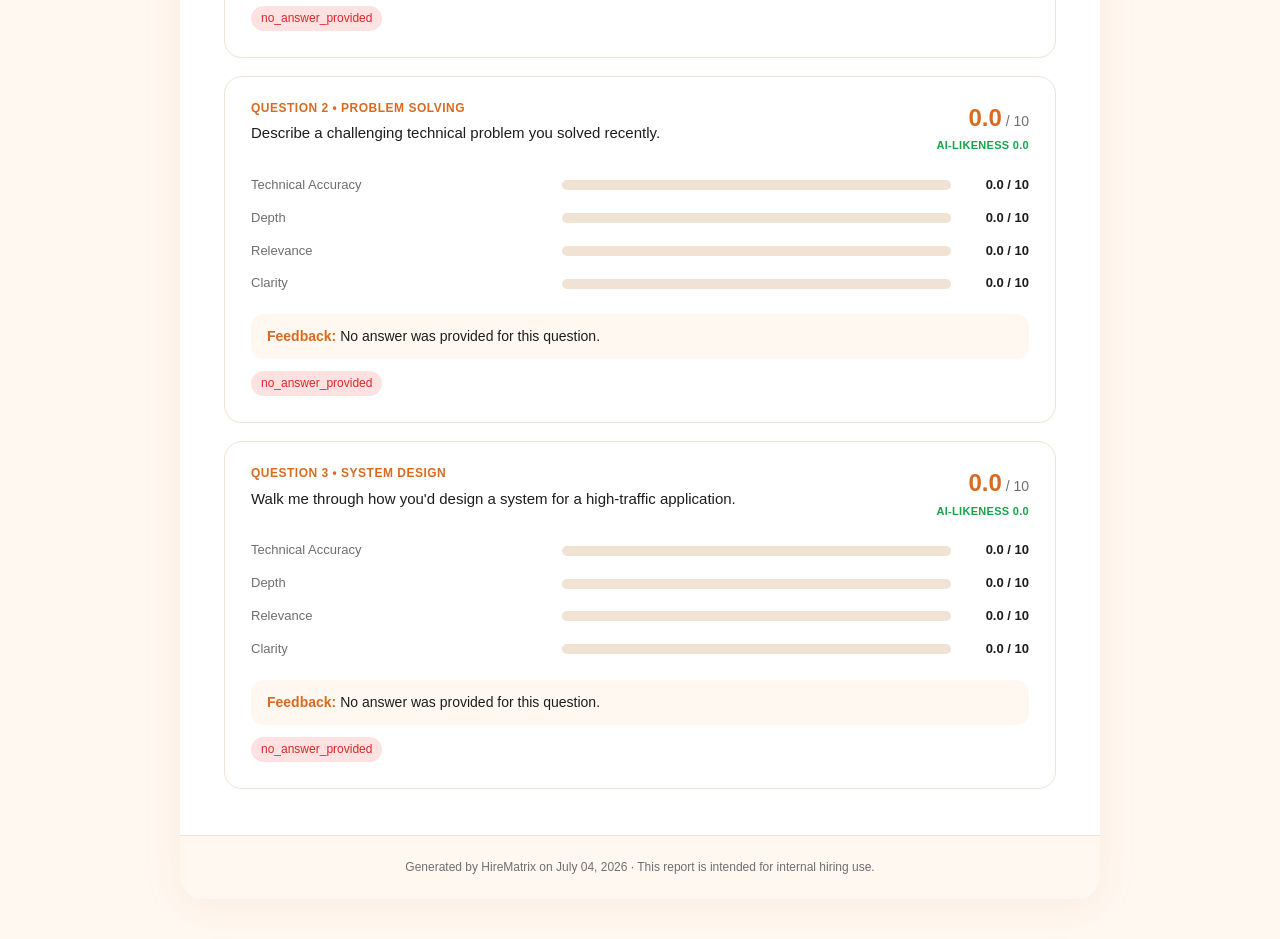
<file: reports/interview_b08ddc576d1c41259e9c9a08190243b8.html>
<!DOCTYPE html>
<html lang="en">
<head>
<meta charset="UTF-8">
<title>HireMatrix — Interview Report — Priya Sharma</title>
<style>
  * { box-sizing: border-box; }
  body {
    font-family: -apple-system, BlinkMacSystemFont, "SF Pro Display", "Segoe UI", Roboto, sans-serif;
    background: #fff8f1;
    color: #1d1d1f;
    margin: 0;
    padding: 40px 20px;
    line-height: 1.6;
    -webkit-font-smoothing: antialiased;
  }
  .container {
    max-width: 920px;
    margin: 0 auto;
    background: #ffffff;
    border-radius: 24px;
    overflow: hidden;
    box-shadow: 0 8px 40px rgba(217, 106, 31, 0.08);
  }
  header {
    padding: 36px 44px 28px 44px;
    background: linear-gradient(135deg, #ff8a3d 0%, #ffae6b 100%);
    color: white;
    position: relative;
  }
  header h1 { margin: 0 0 6px 0; font-size: 28px; font-weight: 700; letter-spacing: -0.5px; }
  header .meta { font-size: 14px; opacity: 0.95; }
  .verdict {
    padding: 24px 44px;
    background: #fee2e2;
    border-left: 6px solid #dc2626;
  }
  .verdict .label {
    font-size: 22px;
    font-weight: 700;
    color: #dc2626;
    margin-bottom: 6px;
    letter-spacing: -0.3px;
  }
  .verdict .summary { font-size: 15px; color: #1d1d1f; margin: 0; }
  .verdict .reason { font-size: 13px; color: #6e6e73; margin-top: 8px; font-family: ui-monospace, "SF Mono", Menlo, monospace; }

  section { padding: 28px 44px; border-bottom: 1px solid #f0e3d3; }
  section:last-of-type { border-bottom: none; }
  h2 {
    font-size: 17px;
    font-weight: 700;
    color: #1d1d1f;
    margin: 0 0 16px 0;
    letter-spacing: -0.2px;
  }

  .stats-grid {
    display: grid;
    grid-template-columns: repeat(4, 1fr);
    gap: 14px;
  }
  .stat-card {
    background: #fff8f1;
    border: 1px solid #f0e3d3;
    border-radius: 16px;
    padding: 18px 20px;
  }
  .stat-card .label {
    font-size: 11px;
    color: #6e6e73;
    text-transform: uppercase;
    letter-spacing: 0.6px;
    font-weight: 600;
    margin-bottom: 6px;
  }
  .stat-card .value {
    font-size: 24px;
    font-weight: 700;
    color: #d96a1f;
    letter-spacing: -0.5px;
  }
  .stat-card .value .unit { font-size: 14px; color: #6e6e73; font-weight: 500; }

  table { width: 100%; border-collapse: collapse; margin: 4px 0; }
  th {
    background: #fff8f1;
    text-align: left;
    padding: 12px 16px;
    font-weight: 600;
    font-size: 12px;
    text-transform: uppercase;
    color: #6e6e73;
    letter-spacing: 0.5px;
    border-bottom: 1px solid #f0e3d3;
  }
  th:first-child { border-top-left-radius: 12px; }
  th:last-child { border-top-right-radius: 12px; }

  .ai-badge {
    display: inline-block;
    padding: 6px 14px;
    border-radius: 999px;
    font-size: 12px;
    font-weight: 600;
    letter-spacing: 0.3px;
    background: #dcfce7;
    color: #16a34a;
  }

  footer {
    padding: 22px 44px;
    background: #fff8f1;
    color: #6e6e73;
    font-size: 12px;
    text-align: center;
    border-top: 1px solid #f0e3d3;
  }
  @media print {
    body { background: white; padding: 0; }
    .container { box-shadow: none; border-radius: 0; }
  }
</style>
</head>
<body>
<div class="container">

  <header>
    <h1>HireMatrix Interview Report</h1>
    <div class="meta">
      Candidate: <strong>Priya Sharma</strong>
       &nbsp;|&nbsp; Role: <strong>Software Engineer</strong>
      &nbsp;|&nbsp; Date: July 04, 2026
    </div>
  </header>

  <div class="verdict">
    <div class="label">DO NOT PROCEED</div>
    <p class="summary">Performance does not meet the bar for this role. Not recommended.</p>
    <div class="reason">no answerable responses</div>
  </div>

  <section>
    <h2>Performance Overview</h2>
    <div class="stats-grid">
      <div class="stat-card">
        <div class="label">Overall</div>
        <div class="value">0.0<span class="unit"> / 10</span></div>
      </div>
      <div class="stat-card">
        <div class="label">Technical</div>
        <div class="value">0.0<span class="unit"> / 10</span></div>
      </div>
      <div class="stat-card">
        <div class="label">Communication</div>
        <div class="value">0.0<span class="unit"> / 10</span></div>
      </div>
      <div class="stat-card">
        <div class="label">Coverage</div>
        <div class="value">0<span class="unit">%</span></div>
      </div>
    </div>
    <div style="margin-top:16px;">
      <span class="ai-badge">AI-Generated Risk: Low</span>
      <span style="margin-left:10px;color:#6e6e73;font-size:13px;">
        Consistency 0% • 0 of 3 questions scored
      </span>
    </div>
  </section>

  <section>
    <h2>Candidate Profile</h2>
    <p style="color:#6e6e73;font-size:14px;margin:0 0 14px 0;">
      Extracted automatically from the uploaded resume.
    </p>
    <div style="background:#fff8f1;border-radius:16px;padding:18px 22px;border:1px solid #f0e3d3;">
      <div style="margin-bottom:8px;"><strong>Email:</strong> <span style="color:#6e6e73;">priya.sharma@email.com</span></div>
      <div style="margin-bottom:8px;"><strong>Phone:</strong> <span style="color:#6e6e73;">98765 43210</span></div>
      <div style="margin-bottom:14px;"><strong>Location:</strong> <span style="color:#6e6e73;">Bengaluru, India</span></div>
      <div><strong style="display:block;margin-bottom:8px;">Skills:</strong><span style="background:#fff8f1;color:#d96a1f;padding:5px 12px;border-radius:999px;font-size:12px;margin:0 6px 6px 0;display:inline-block;border:1px solid #f0e3d3;">FastAPI</span><span style="background:#fff8f1;color:#d96a1f;padding:5px 12px;border-radius:999px;font-size:12px;margin:0 6px 6px 0;display:inline-block;border:1px solid #f0e3d3;">PostgreSQL</span><span style="background:#fff8f1;color:#d96a1f;padding:5px 12px;border-radius:999px;font-size:12px;margin:0 6px 6px 0;display:inline-block;border:1px solid #f0e3d3;">Django</span><span style="background:#fff8f1;color:#d96a1f;padding:5px 12px;border-radius:999px;font-size:12px;margin:0 6px 6px 0;display:inline-block;border:1px solid #f0e3d3;">GitHub</span><span style="background:#fff8f1;color:#d96a1f;padding:5px 12px;border-radius:999px;font-size:12px;margin:0 6px 6px 0;display:inline-block;border:1px solid #f0e3d3;">React</span><span style="background:#fff8f1;color:#d96a1f;padding:5px 12px;border-radius:999px;font-size:12px;margin:0 6px 6px 0;display:inline-block;border:1px solid #f0e3d3;">MongoDB</span><span style="background:#fff8f1;color:#d96a1f;padding:5px 12px;border-radius:999px;font-size:12px;margin:0 6px 6px 0;display:inline-block;border:1px solid #f0e3d3;">Postman</span><span style="background:#fff8f1;color:#d96a1f;padding:5px 12px;border-radius:999px;font-size:12px;margin:0 6px 6px 0;display:inline-block;border:1px solid #f0e3d3;">Docker</span><span style="background:#fff8f1;color:#d96a1f;padding:5px 12px;border-radius:999px;font-size:12px;margin:0 6px 6px 0;display:inline-block;border:1px solid #f0e3d3;">Redis</span><span style="background:#fff8f1;color:#d96a1f;padding:5px 12px;border-radius:999px;font-size:12px;margin:0 6px 6px 0;display:inline-block;border:1px solid #f0e3d3;">VS Code</span><span style="background:#fff8f1;color:#d96a1f;padding:5px 12px;border-radius:999px;font-size:12px;margin:0 6px 6px 0;display:inline-block;border:1px solid #f0e3d3;">Git</span><span style="background:#fff8f1;color:#d96a1f;padding:5px 12px;border-radius:999px;font-size:12px;margin:0 6px 6px 0;display:inline-block;border:1px solid #f0e3d3;">SQL</span></div>
    </div>
  </section>

  <section>
    <h2>Performance by Skill</h2>
    <p style="color:#6e6e73;">No per-skill breakdown available.</p>
  </section>

  <section>
    <h2>Performance by Difficulty</h2>
    <p style="color:#6e6e73;">No per-difficulty breakdown available.</p>
  </section>

  <section>
    <h2>Question-by-Question Breakdown</h2>
    
    <div style="background:#ffffff;border:1px solid #f0e3d3;
                border-radius:18px;padding:22px 26px;margin-bottom:18px;
                box-shadow:0 1px 2px rgba(0,0,0,0.02);">
      <div style="display:flex;justify-content:space-between;align-items:flex-start;
                  gap:16px;margin-bottom:14px;">
        <div style="flex:1;">
          <div style="font-size:12px;color:#d96a1f;font-weight:600;
                      letter-spacing:0.5px;text-transform:uppercase;margin-bottom:4px;">
              Question 1 • General Experience
          </div>
          <div style="font-size:15px;color:#1d1d1f;line-height:1.5;">Tell me about a project where you applied skills relevant to Software Engineer.</div>
        </div>
        <div style="text-align:right;">
          <div style="font-size:24px;font-weight:700;color:#d96a1f;">
              0.0<span style="font-size:14px;color:#6e6e73;font-weight:500;"> / 10</span>
          </div>
          <div style="font-size:11px;color:#16a34a;font-weight:600;
                      letter-spacing:0.3px;text-transform:uppercase;">
              AI-likeness 0.0
          </div>
        </div>
      </div>

      <table style="width:100%;border-collapse:collapse;">
        
        <tr>
            <td style="padding:6px 0;color:#6e6e73;font-size:13px;width:40%;">
                Technical Accuracy
            </td>
            <td style="padding:6px 0;width:50%;"><div style="background:#f0e3d3;border-radius:999px;height:10px;width:100%;overflow:hidden;"><div style="background:#ff8a3d;height:100%;width:0%;border-radius:999px;"></div></div></td>
            <td style="padding:6px 0;text-align:right;font-weight:600;font-size:13px;">0.0 / 10</td>
        </tr>
        <tr>
            <td style="padding:6px 0;color:#6e6e73;font-size:13px;width:40%;">
                Depth
            </td>
            <td style="padding:6px 0;width:50%;"><div style="background:#f0e3d3;border-radius:999px;height:10px;width:100%;overflow:hidden;"><div style="background:#ff8a3d;height:100%;width:0%;border-radius:999px;"></div></div></td>
            <td style="padding:6px 0;text-align:right;font-weight:600;font-size:13px;">0.0 / 10</td>
        </tr>
        <tr>
            <td style="padding:6px 0;color:#6e6e73;font-size:13px;width:40%;">
                Relevance
            </td>
            <td style="padding:6px 0;width:50%;"><div style="background:#f0e3d3;border-radius:999px;height:10px;width:100%;overflow:hidden;"><div style="background:#ff8a3d;height:100%;width:0%;border-radius:999px;"></div></div></td>
            <td style="padding:6px 0;text-align:right;font-weight:600;font-size:13px;">0.0 / 10</td>
        </tr>
        <tr>
            <td style="padding:6px 0;color:#6e6e73;font-size:13px;width:40%;">
                Clarity
            </td>
            <td style="padding:6px 0;width:50%;"><div style="background:#f0e3d3;border-radius:999px;height:10px;width:100%;overflow:hidden;"><div style="background:#ff8a3d;height:100%;width:0%;border-radius:999px;"></div></div></td>
            <td style="padding:6px 0;text-align:right;font-weight:600;font-size:13px;">0.0 / 10</td>
        </tr>
      </table>

      <div style="margin-top:14px;padding:12px 16px;background:#fff8f1;border-radius:12px;font-size:14px;color:#1d1d1f;line-height:1.5;"><strong style="color:#d96a1f;">Feedback:</strong> No answer was provided for this question.</div>
      
      <div style="margin-top:10px;"><span style="background:#fee2e2;color:#dc2626;padding:3px 10px;border-radius:999px;font-size:12px;margin-right:6px;display:inline-block;margin-bottom:4px;">no_answer_provided</span></div>
    </div>
    
    <div style="background:#ffffff;border:1px solid #f0e3d3;
                border-radius:18px;padding:22px 26px;margin-bottom:18px;
                box-shadow:0 1px 2px rgba(0,0,0,0.02);">
      <div style="display:flex;justify-content:space-between;align-items:flex-start;
                  gap:16px;margin-bottom:14px;">
        <div style="flex:1;">
          <div style="font-size:12px;color:#d96a1f;font-weight:600;
                      letter-spacing:0.5px;text-transform:uppercase;margin-bottom:4px;">
              Question 2 • Problem Solving
          </div>
          <div style="font-size:15px;color:#1d1d1f;line-height:1.5;">Describe a challenging technical problem you solved recently.</div>
        </div>
        <div style="text-align:right;">
          <div style="font-size:24px;font-weight:700;color:#d96a1f;">
              0.0<span style="font-size:14px;color:#6e6e73;font-weight:500;"> / 10</span>
          </div>
          <div style="font-size:11px;color:#16a34a;font-weight:600;
                      letter-spacing:0.3px;text-transform:uppercase;">
              AI-likeness 0.0
          </div>
        </div>
      </div>

      <table style="width:100%;border-collapse:collapse;">
        
        <tr>
            <td style="padding:6px 0;color:#6e6e73;font-size:13px;width:40%;">
                Technical Accuracy
            </td>
            <td style="padding:6px 0;width:50%;"><div style="background:#f0e3d3;border-radius:999px;height:10px;width:100%;overflow:hidden;"><div style="background:#ff8a3d;height:100%;width:0%;border-radius:999px;"></div></div></td>
            <td style="padding:6px 0;text-align:right;font-weight:600;font-size:13px;">0.0 / 10</td>
        </tr>
        <tr>
            <td style="padding:6px 0;color:#6e6e73;font-size:13px;width:40%;">
                Depth
            </td>
            <td style="padding:6px 0;width:50%;"><div style="background:#f0e3d3;border-radius:999px;height:10px;width:100%;overflow:hidden;"><div style="background:#ff8a3d;height:100%;width:0%;border-radius:999px;"></div></div></td>
            <td style="padding:6px 0;text-align:right;font-weight:600;font-size:13px;">0.0 / 10</td>
        </tr>
        <tr>
            <td style="padding:6px 0;color:#6e6e73;font-size:13px;width:40%;">
                Relevance
            </td>
            <td style="padding:6px 0;width:50%;"><div style="background:#f0e3d3;border-radius:999px;height:10px;width:100%;overflow:hidden;"><div style="background:#ff8a3d;height:100%;width:0%;border-radius:999px;"></div></div></td>
            <td style="padding:6px 0;text-align:right;font-weight:600;font-size:13px;">0.0 / 10</td>
        </tr>
        <tr>
            <td style="padding:6px 0;color:#6e6e73;font-size:13px;width:40%;">
                Clarity
            </td>
            <td style="padding:6px 0;width:50%;"><div style="background:#f0e3d3;border-radius:999px;height:10px;width:100%;overflow:hidden;"><div style="background:#ff8a3d;height:100%;width:0%;border-radius:999px;"></div></div></td>
            <td style="padding:6px 0;text-align:right;font-weight:600;font-size:13px;">0.0 / 10</td>
        </tr>
      </table>

      <div style="margin-top:14px;padding:12px 16px;background:#fff8f1;border-radius:12px;font-size:14px;color:#1d1d1f;line-height:1.5;"><strong style="color:#d96a1f;">Feedback:</strong> No answer was provided for this question.</div>
      
      <div style="margin-top:10px;"><span style="background:#fee2e2;color:#dc2626;padding:3px 10px;border-radius:999px;font-size:12px;margin-right:6px;display:inline-block;margin-bottom:4px;">no_answer_provided</span></div>
    </div>
    
    <div style="background:#ffffff;border:1px solid #f0e3d3;
                border-radius:18px;padding:22px 26px;margin-bottom:18px;
                box-shadow:0 1px 2px rgba(0,0,0,0.02);">
      <div style="display:flex;justify-content:space-between;align-items:flex-start;
                  gap:16px;margin-bottom:14px;">
        <div style="flex:1;">
          <div style="font-size:12px;color:#d96a1f;font-weight:600;
                      letter-spacing:0.5px;text-transform:uppercase;margin-bottom:4px;">
              Question 3 • System Design
          </div>
          <div style="font-size:15px;color:#1d1d1f;line-height:1.5;">Walk me through how you'd design a system for a high-traffic application.</div>
        </div>
        <div style="text-align:right;">
          <div style="font-size:24px;font-weight:700;color:#d96a1f;">
              0.0<span style="font-size:14px;color:#6e6e73;font-weight:500;"> / 10</span>
          </div>
          <div style="font-size:11px;color:#16a34a;font-weight:600;
                      letter-spacing:0.3px;text-transform:uppercase;">
              AI-likeness 0.0
          </div>
        </div>
      </div>

      <table style="width:100%;border-collapse:collapse;">
        
        <tr>
            <td style="padding:6px 0;color:#6e6e73;font-size:13px;width:40%;">
                Technical Accuracy
            </td>
            <td style="padding:6px 0;width:50%;"><div style="background:#f0e3d3;border-radius:999px;height:10px;width:100%;overflow:hidden;"><div style="background:#ff8a3d;height:100%;width:0%;border-radius:999px;"></div></div></td>
            <td style="padding:6px 0;text-align:right;font-weight:600;font-size:13px;">0.0 / 10</td>
        </tr>
        <tr>
            <td style="padding:6px 0;color:#6e6e73;font-size:13px;width:40%;">
                Depth
            </td>
            <td style="padding:6px 0;width:50%;"><div style="background:#f0e3d3;border-radius:999px;height:10px;width:100%;overflow:hidden;"><div style="background:#ff8a3d;height:100%;width:0%;border-radius:999px;"></div></div></td>
            <td style="padding:6px 0;text-align:right;font-weight:600;font-size:13px;">0.0 / 10</td>
        </tr>
        <tr>
            <td style="padding:6px 0;color:#6e6e73;font-size:13px;width:40%;">
                Relevance
            </td>
            <td style="padding:6px 0;width:50%;"><div style="background:#f0e3d3;border-radius:999px;height:10px;width:100%;overflow:hidden;"><div style="background:#ff8a3d;height:100%;width:0%;border-radius:999px;"></div></div></td>
            <td style="padding:6px 0;text-align:right;font-weight:600;font-size:13px;">0.0 / 10</td>
        </tr>
        <tr>
            <td style="padding:6px 0;color:#6e6e73;font-size:13px;width:40%;">
                Clarity
            </td>
            <td style="padding:6px 0;width:50%;"><div style="background:#f0e3d3;border-radius:999px;height:10px;width:100%;overflow:hidden;"><div style="background:#ff8a3d;height:100%;width:0%;border-radius:999px;"></div></div></td>
            <td style="padding:6px 0;text-align:right;font-weight:600;font-size:13px;">0.0 / 10</td>
        </tr>
      </table>

      <div style="margin-top:14px;padding:12px 16px;background:#fff8f1;border-radius:12px;font-size:14px;color:#1d1d1f;line-height:1.5;"><strong style="color:#d96a1f;">Feedback:</strong> No answer was provided for this question.</div>
      
      <div style="margin-top:10px;"><span style="background:#fee2e2;color:#dc2626;padding:3px 10px;border-radius:999px;font-size:12px;margin-right:6px;display:inline-block;margin-bottom:4px;">no_answer_provided</span></div>
    </div>
    
  </section>

  

  <footer>
    Generated by HireMatrix on July 04, 2026 · This report is intended for internal hiring use.
  </footer>

</div>
</body>
</html>
</file>
